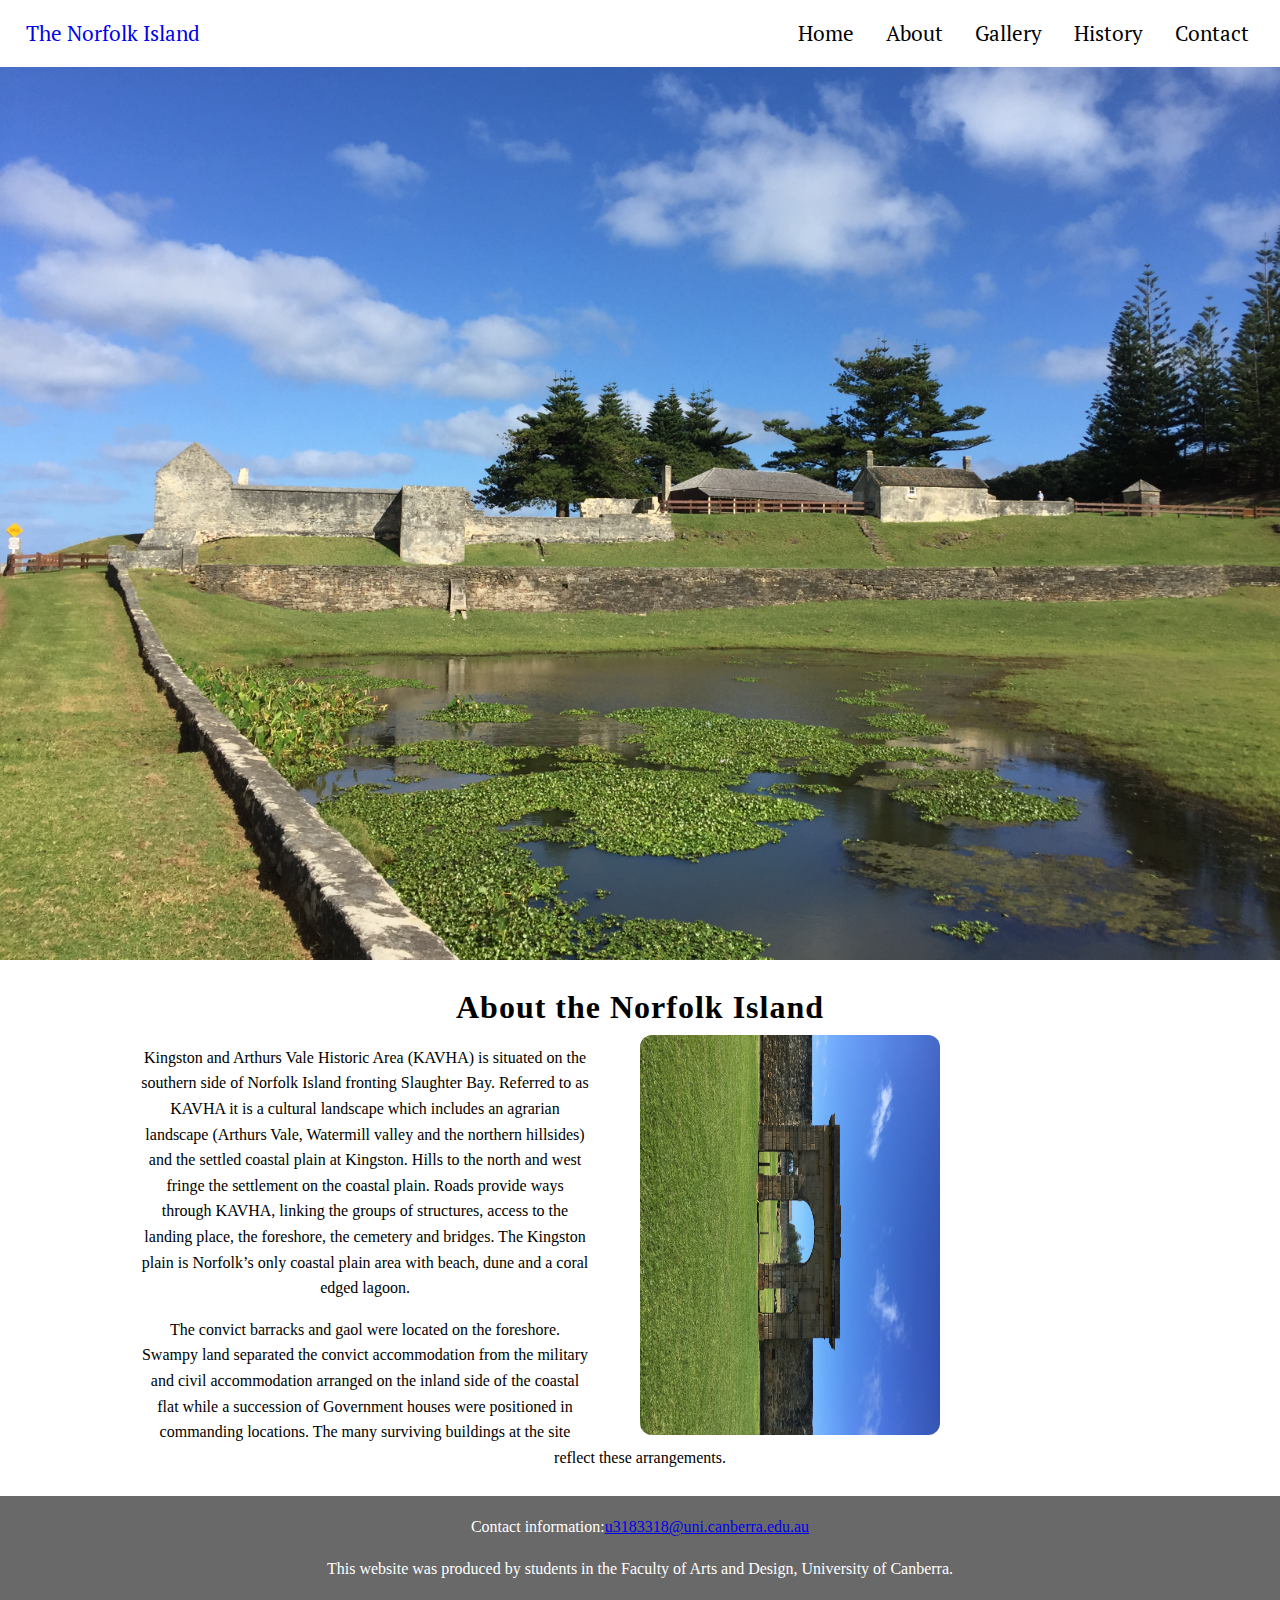
<file: site/about.html>
<!DOCTYPE html>

<html lang="en">

<head>
  <meta charset="utf-8"> 
  <meta name="creator" content="u3183318">
  <meta name="title" content="norfolk">
    
  <title>Home</title> 
  <link href="assets/css/style.css" rel="stylesheet" type="text/css">
  
  <link href="assets/css/reset.css" rel="stylesheet" >
  
</head>

<body>
  
    <!--Menubar-->
    <div class="menubar">
    <link href="https://fonts.googleapis.com/css?family=PT+Serif:400,700&display=swap" rel="stylesheet">
        <!--Leftside-->
        <div class="top-bar"><a href="index.html" class="top-bar-item top button">The Norfolk Island</a>
            
           <!--Right-sided navbar links-->
             <div class="top-right">
              <a href="index.html" class="top-bar-item top-button top-text">Home</a>
              <a href="about.html" class="top-bar-item top-button top-text">About</a>
              <a href="gallery.html" class="top-bar-item top-button top-text">Gallery</a>
              <a href="history.html" class="top-bar-item top-button top-text">History</a>
              <a href="contact.html" class="top-bar-item top-button top-text">Contact</a>
            
        

             </div>
        </div>
     </div>
    
    <!--Background image-->
    <div class="coverimg">
    <div class="banner">
			<img class="banner-image" src="assets/images/norfolk-island-16.jpg" alt="16">
        </div>
    </div>
    
    
    <main>
        
      <!--All the visible content goes here-->
      <section>
          <div class="container">
          <div class="text-center">
        <h1>About the Norfolk Island</h1>
               <p><img class="aboutimg" src="assets/images/norfolk-island-23.jpg"alt="23"> 
        
              Kingston and Arthurs Vale Historic Area (KAVHA) is situated on the southern side of Norfolk Island fronting Slaughter Bay. Referred to as KAVHA it is a cultural landscape which includes an agrarian landscape (Arthurs Vale, Watermill valley and the northern hillsides) and the settled coastal plain at Kingston. Hills to the north and west fringe the settlement on the coastal plain. Roads provide ways through KAVHA, linking the groups of structures, access to the landing place, the foreshore, the cemetery and bridges. The Kingston plain is Norfolk’s only coastal plain area with beach, dune and a coral edged lagoon. 
              </p>
              <p>The convict barracks and gaol were located on the foreshore. Swampy land separated the convict accommodation from the military and civil accommodation arranged on the inland side of the coastal flat while a succession of Government houses were positioned in commanding locations. The many surviving buildings at the site reflect these arrangements. </p>
              </div>
          </div>
              </section>
           <!--Footer-->
    <footer class="footer">
       <p>Contact information:<a href="u3183318@uni.canberra.edu.au">u3183318@uni.canberra.edu.au</a></p>
        <p>This website was produced by students in the Faculty of Arts and Design, University of Canberra.</p>
    
    
    </footer>

    </main>
    </body>
</html>
</file>
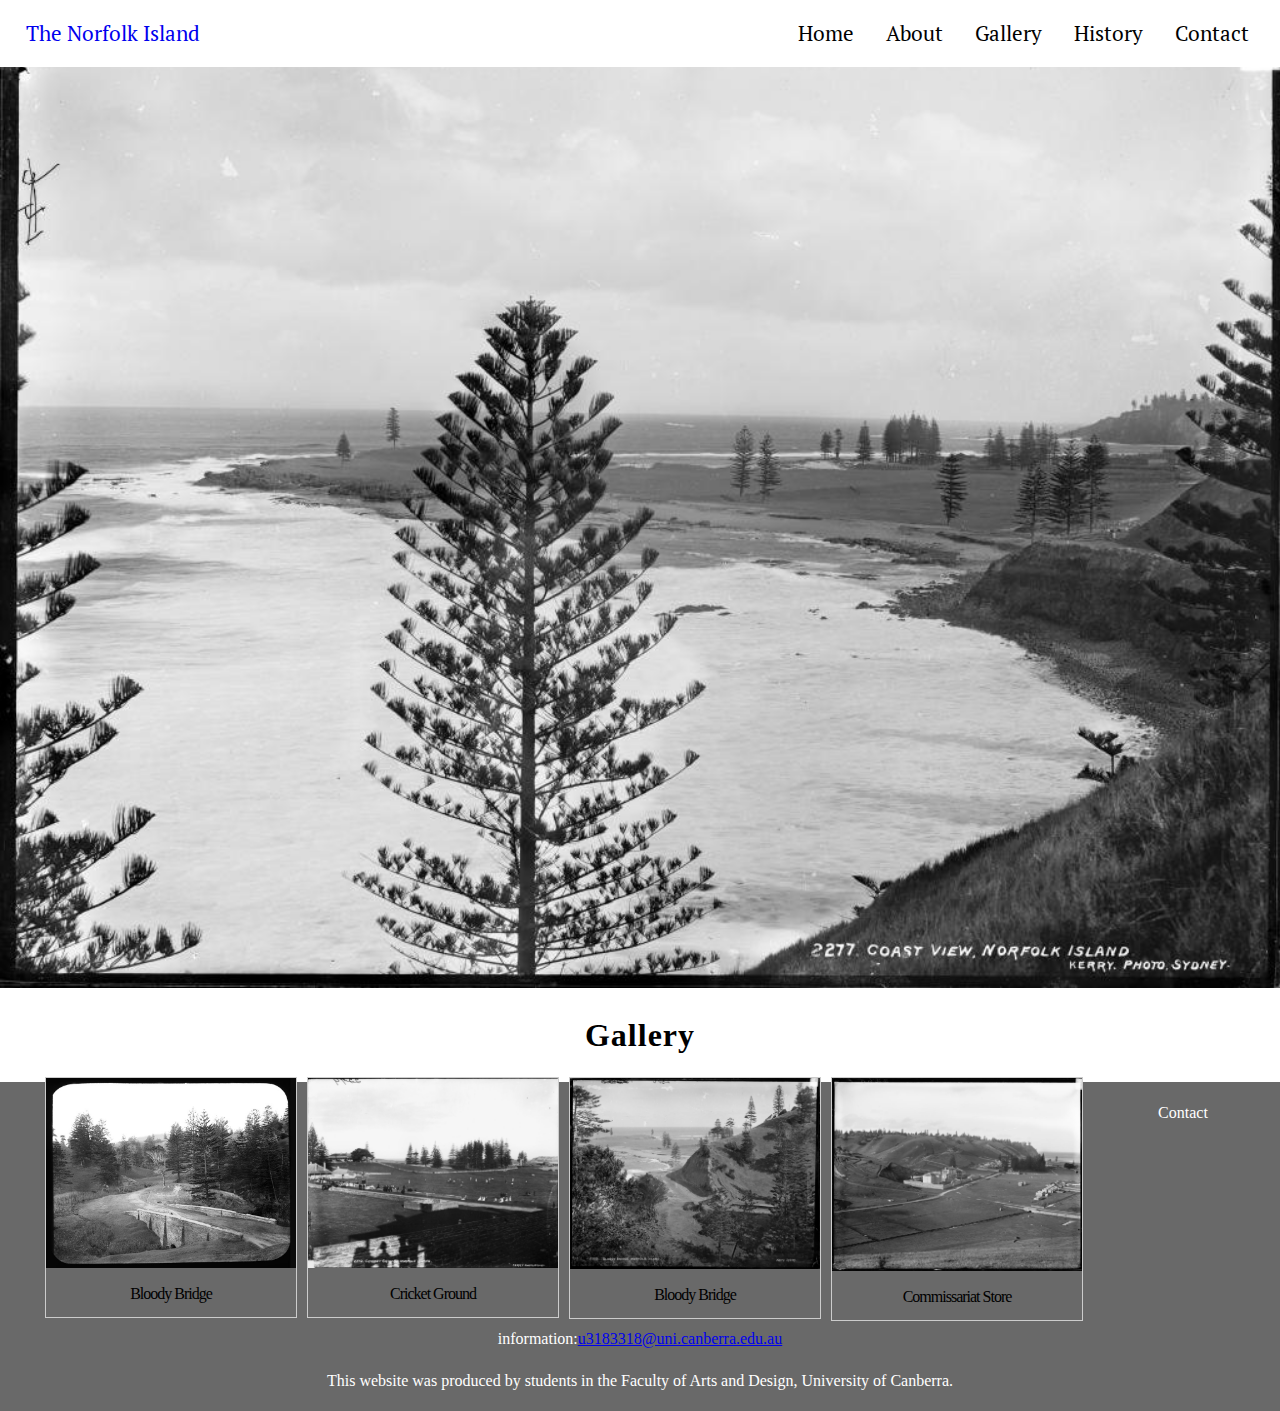
<file: site/gallery.html>
<!DOCTYPE html>

<html lang="en">

<head>
  <meta charset="utf-8"> 
  <meta name="creator" content="u3183318">
  <meta name="title" content="norfolk">
    
  <title>Home</title> 
  <link href="assets/css/style.css" rel="stylesheet" type="text/css">
  
  <link href="assets/css/reset.css" rel="stylesheet" >
  
</head>

<body>
  
    <!--Menubar-->
    <div class="menubar">
    <link href="https://fonts.googleapis.com/css?family=PT+Serif:400,700&display=swap" rel="stylesheet">
        <!--Leftside-->
        <div class="top-bar"><a href="index.html" class="top-bar-item top button">The Norfolk Island</a>
            
           <!--Right-sided navbar links-->
             <div class="top-right">
              <a href="index.html" class="top-bar-item top-button top-text">Home</a>
              <a href="about.html" class="top-bar-item top-button top-text">About</a>
              <a href="gallery.html" class="top-bar-item top-button top-text">Gallery</a>
              <a href="history.html" class="top-bar-item top-button top-text">History</a>
              <a href="contact.html" class="top-bar-item top-button top-text">Contact</a>
            
        

             </div>
        </div>
     </div>
    
    <!--Background image-->
    <div class="coverimg">
    <div class="banner">
			<img class="banner-image" src="assets/images/norfolk-island-7.jpg" alt="7">
        
        <main>
      <!--All the visible content goes here-->
    <section>
        <div class="container4">
        <div class="newfont">
        <h1>Gallery</h1>
            <div class="gallery">
  <a target="_blank" href="assets/images/norfolk-island-2.jpg">
    <img class="gal2"src="assets/images/norfolk-island-2.jpg" alt="Cinque Terre">
  </a>
  <div class="galdesc">Bloody Bridge</div>
</div>

<div class="gallery">
  <a target="_blank" href="assets/images/norfolk-island-3.jpg">
    <img class="gal3"src="assets/images/norfolk-island-3.jpg" alt="Forest">
  </a>
  <div class="galdesc">Cricket Ground</div>
</div>

<div class="gallery">
  <a target="_blank" href="assets/images/norfolk-island-8.jpg">
    <img class="gal8"src="assets/images/norfolk-island-8.jpg" alt="Northern Lights">
  </a>
  <div class="galdesc">Bloody Bridge</div>
</div>

<div class="gallery">
  <a target="_blank" href="assets/images/norfolk-island-10.jpg">
    <img class="gal20"src="assets/images/norfolk-island-10.jpg" alt="Mountains">
  </a>
  <div class="galdesc">Commissariat Store</div>
</div>    
            </div>
        </div>
            </section>
        
        </main>
        
        </div>
        </div>
    </body>
<!--Footer-->
  <footer class="footer">
        <p>Contact information:<a href="u3183318@uni.canberra.edu.au">u3183318@uni.canberra.edu.au</a></p>
        <p>This website was produced by students in the Faculty of Arts and Design, University of Canberra.</p>
    
    </footer>

    
</html>
</file>
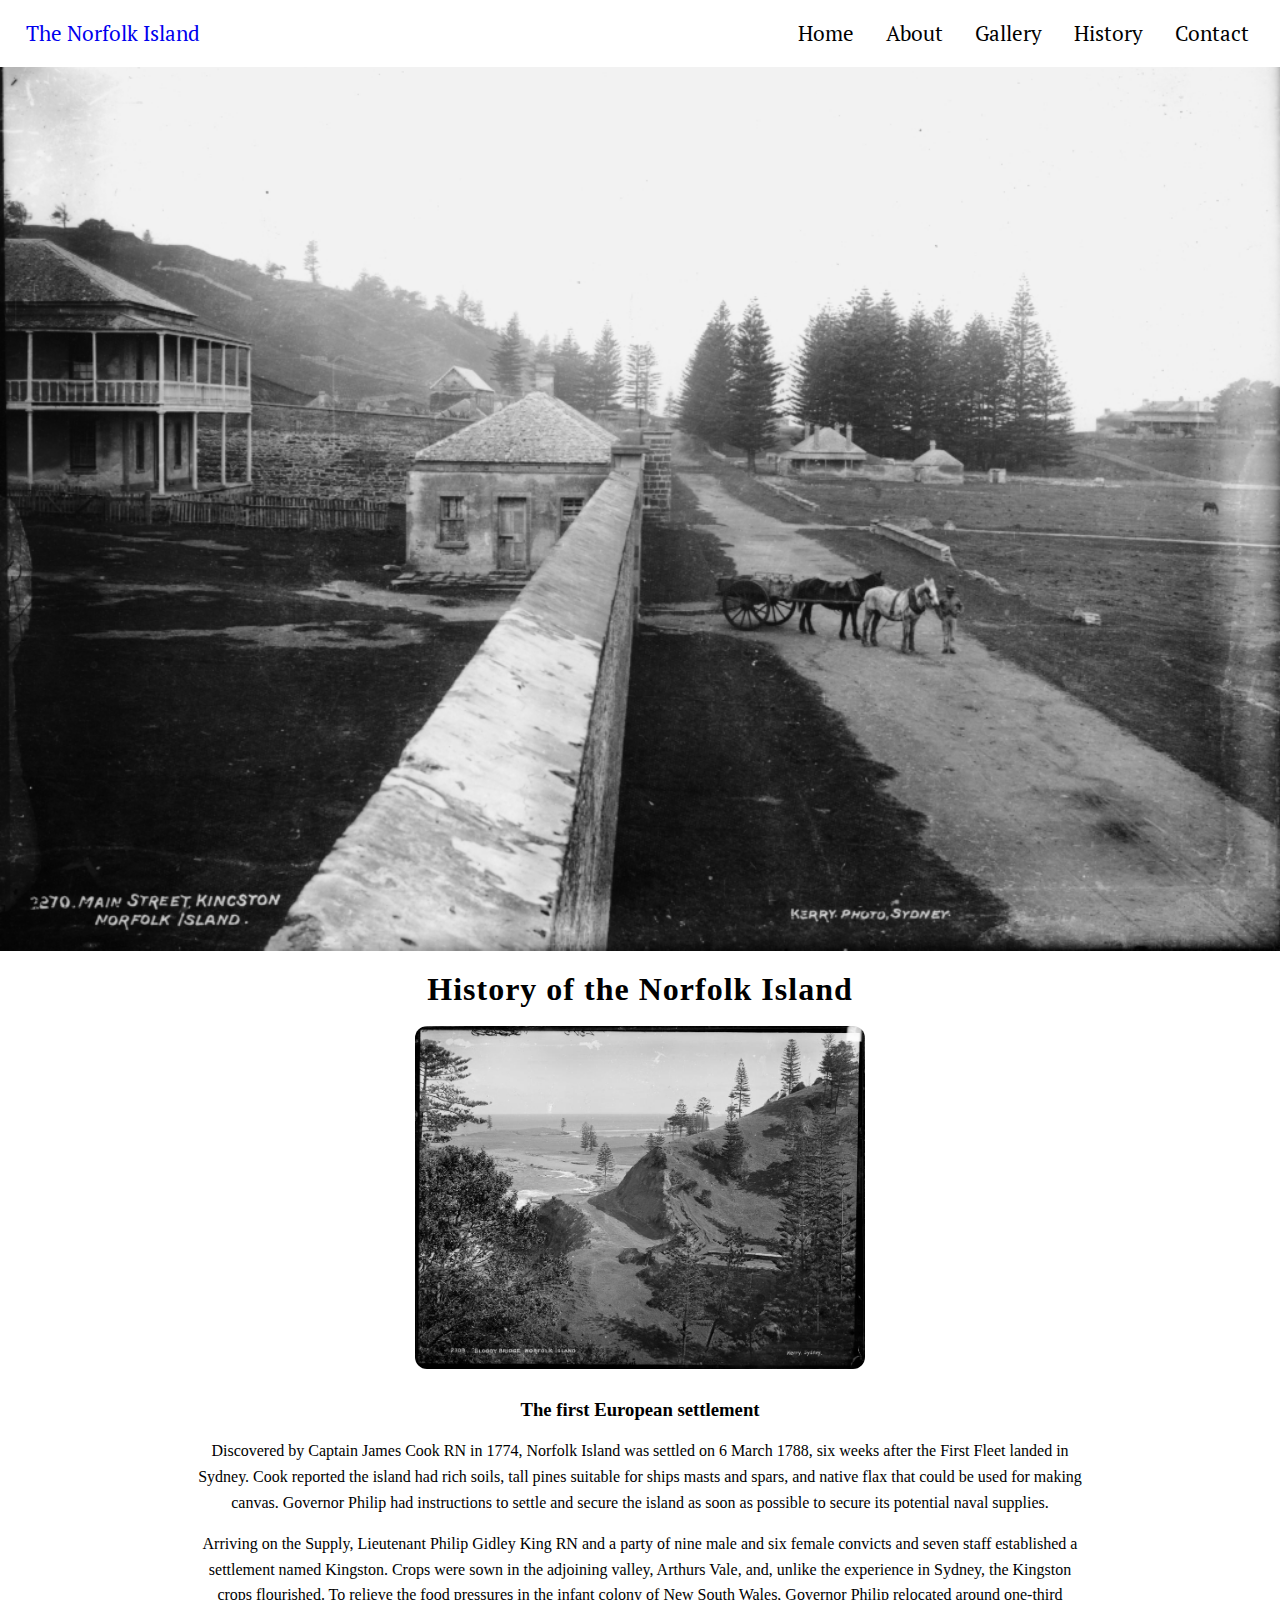
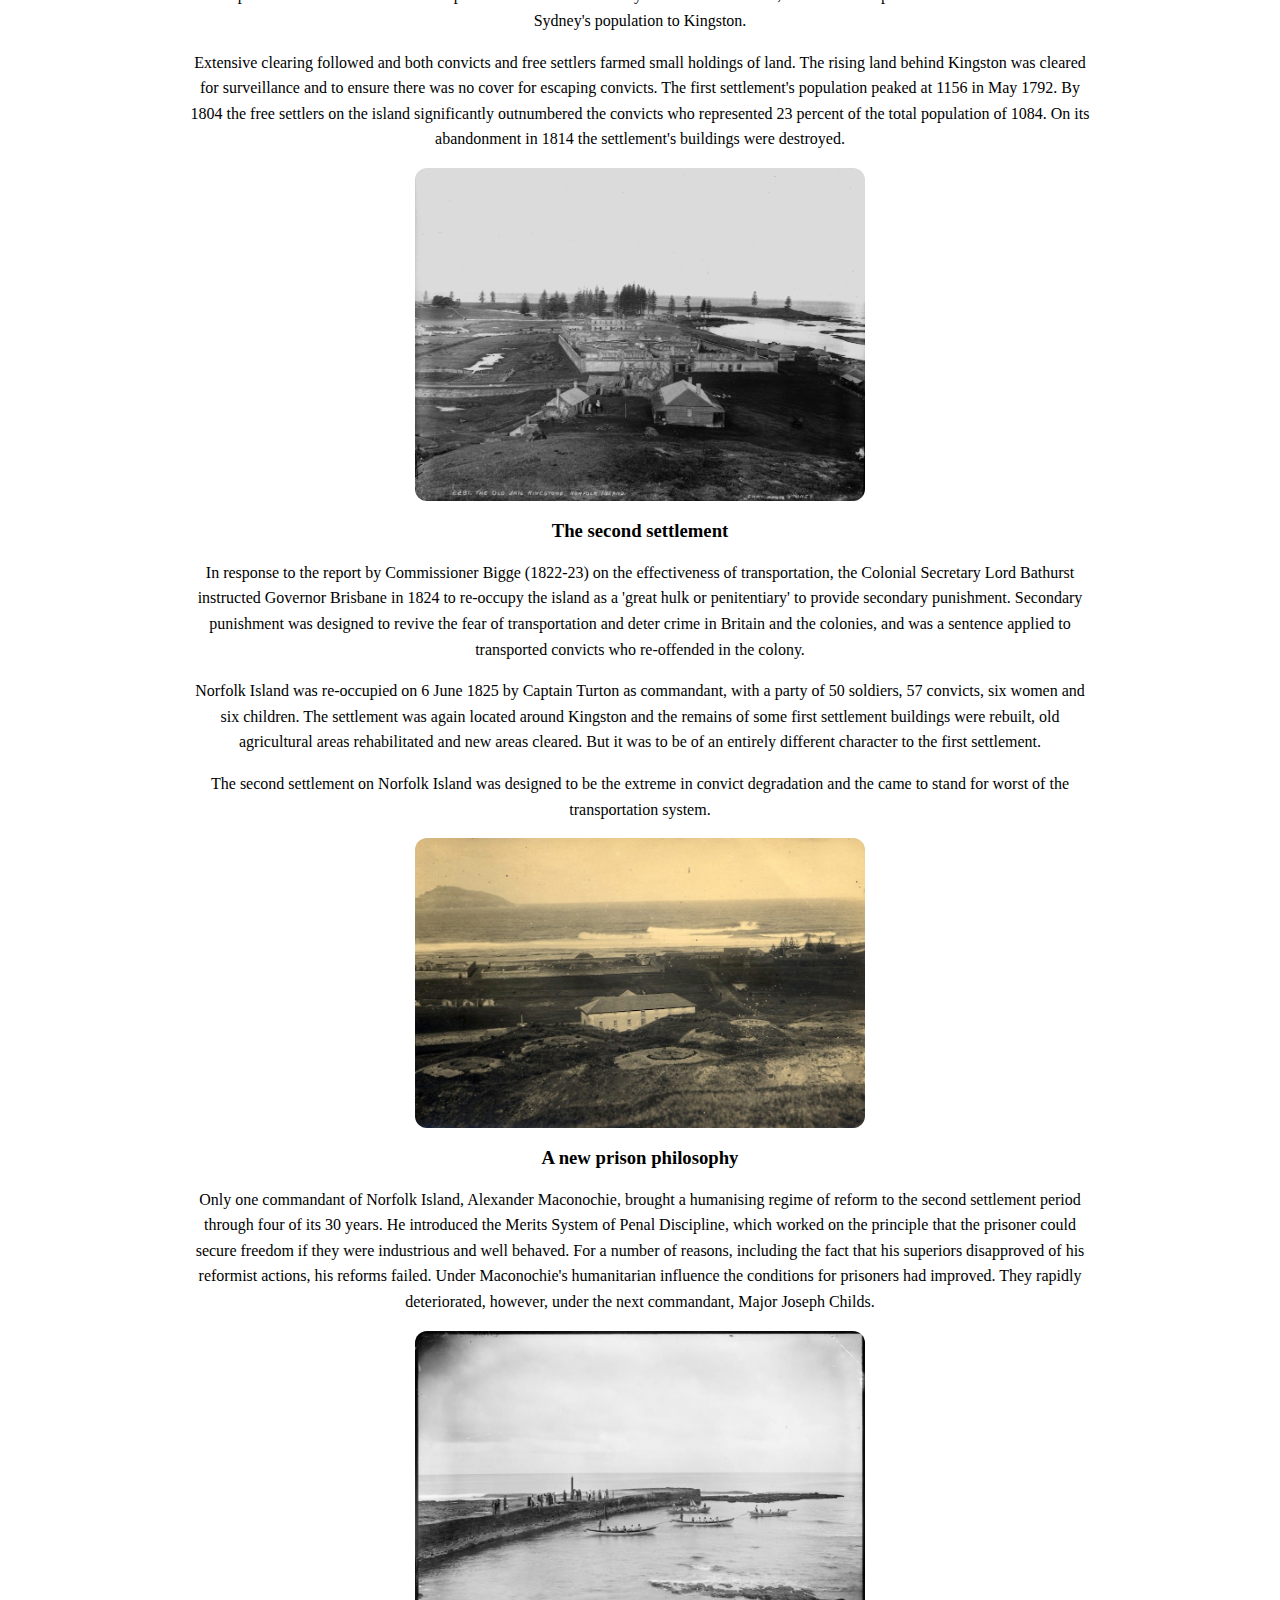
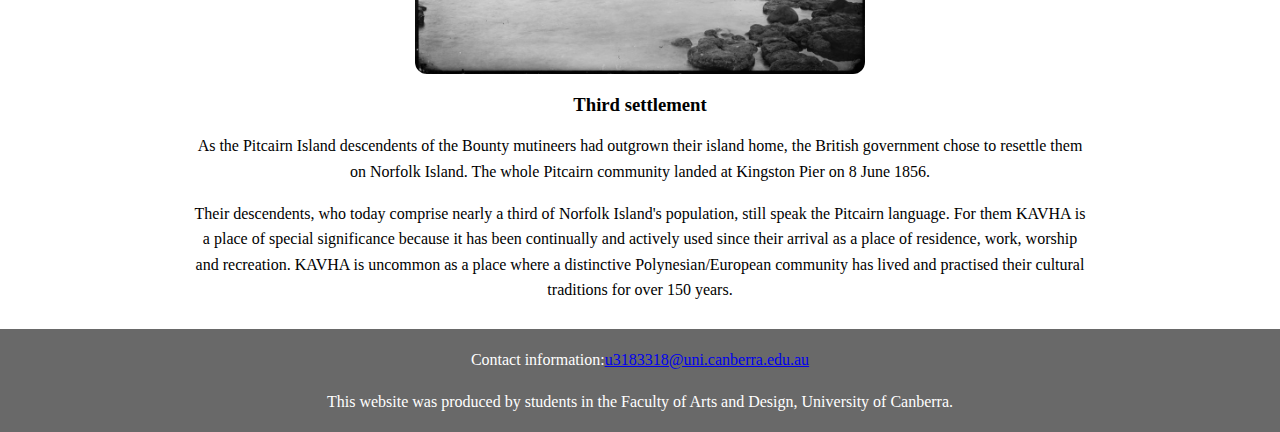
<file: site/history.html>
<!DOCTYPE html>

<html lang="en">

<head>
  <meta charset="utf-8"> 
  <meta name="creator" content="u3183318">
  <meta name="title" content="norfolk">
    
  <title>Home</title> 
  <link href="assets/css/style.css" rel="stylesheet" type="text/css">
  
  <link href="assets/css/reset.css" rel="stylesheet" >
  
</head>

<body>
  
    <!--Menubar-->
    <div class="menubar">
    <link href="https://fonts.googleapis.com/css?family=PT+Serif:400,700&display=swap" rel="stylesheet">
        <!--Leftside-->
        <div class="top-bar"><a href="index.html" class="top-bar-item top button">The Norfolk Island</a>
            
           <!--Right-sided navbar links-->
             <div class="top-right">
              <a href="index.html" class="top-bar-item top-button top-text">Home</a>
              <a href="about.html" class="top-bar-item top-button top-text">About</a>
              <a href="gallery.html" class="top-bar-item top-button top-text">Gallery</a>
              <a href="history.html" class="top-bar-item top-button top-text">History</a>
              <a href="contact.html" class="top-bar-item top-button top-text">Contact</a>
            
        

             </div>
        </div>
     </div>
    <!--Background image-->
    <div class="coverimg">
    <div class="banner">
			<img class="banner-image" src="assets/images/norfolk-island-4.jpg"alt="4">
        </div>
    </div>
    
    <main>
        
      <!--All the visible content goes here-->
      <section>
          <div class="text-center">
        <h1>History of the Norfolk Island</h1>
        
        <img class="history1"src="assets/images/norfolk-island-8.jpg"alt="8">
      <div class="container3">
      
       <h3>The first European settlement</h3>
       <p>Discovered by Captain James Cook RN in 1774, Norfolk Island was settled on 6 March 1788, six weeks after the First Fleet landed in Sydney. Cook reported the island had rich soils, tall pines suitable for ships masts and spars, and native flax that could be used for making canvas. Governor Philip had instructions to settle and secure the island as soon as possible to secure its potential naval supplies.

</p>
          
          <p>Arriving on the Supply, Lieutenant Philip Gidley King RN and a party of nine male and six female convicts and seven staff established a settlement named Kingston. Crops were sown in the adjoining valley, Arthurs Vale, and, unlike the experience in Sydney, the Kingston crops flourished. To relieve the food pressures in the infant colony of New South Wales, Governor Philip relocated around one-third Sydney's population to Kingston.</p>
          <p>Extensive clearing followed and both convicts and free settlers farmed small holdings of land. The rising land behind Kingston was cleared for surveillance and to ensure there was no cover for escaping convicts. The first settlement's population peaked at 1156 in May 1792. By 1804 the free settlers on the island significantly outnumbered the convicts who represented 23 percent of the total population of 1084. On its abandonment in 1814 the settlement's buildings were destroyed.</p>
        
          
        
        
        
    
        <img class="history1"src="assets/images/norfolk-island-1.jpg"alt="1">
        <h3>The second settlement</h3>
        <p>In response to the report by Commissioner Bigge (1822-23) on the effectiveness of transportation, the Colonial Secretary Lord Bathurst instructed Governor Brisbane in 1824 to re-occupy the island as a 'great hulk or penitentiary' to provide secondary punishment. Secondary punishment was designed to revive the fear of transportation and deter crime in Britain and the colonies, and was a sentence applied to transported convicts who re-offended in the colony.</p>
        <p>Norfolk Island was re-occupied on 6 June 1825 by Captain Turton as commandant, with a party of 50 soldiers, 57 convicts, six women and six children. The settlement was again located around Kingston and the remains of some first settlement buildings were rebuilt, old agricultural areas rehabilitated and new areas cleared. But it was to be of an entirely different character to the first settlement.</p>
        <p>The second settlement on Norfolk Island was designed to be the extreme in convict degradation and the came to stand for worst of the transportation system.</p>
    
        
        
            <img class="history1" src="assets/images/norfolk-island-12.jpg"alt="12">
            <h3>A new prison philosophy</h3>
            <p>Only one commandant of Norfolk Island, Alexander Maconochie, brought a humanising regime of reform to the second settlement period through four of its 30 years. He introduced the Merits System of Penal Discipline, which worked on the principle that the prisoner could secure freedom if they were industrious and well behaved. For a number of reasons, including the fact that his superiors disapproved of his reformist actions, his reforms failed. Under Maconochie's humanitarian influence the conditions for prisoners had improved. They rapidly deteriorated, however, under the next commandant, Major Joseph Childs.</p>
        
          
        
        <img class="history1"src="assets/images/norfolk-island-6.jpg"alt="6">
        <h3>Third settlement</h3>
        <p>As the Pitcairn Island descendents of the Bounty mutineers had outgrown their island home, the British government chose to resettle them on Norfolk Island. The whole Pitcairn community landed at Kingston Pier on 8 June 1856.</p>
        <p>Their descendents, who today comprise nearly a third of Norfolk Island's population, still speak the Pitcairn language. For them KAVHA is a place of special significance because it has been continually and actively used since their arrival as a place of residence, work, worship and recreation. KAVHA is uncommon as a place where a distinctive Polynesian/European community has lived and practised their cultural traditions for over 150 years.</p>
          </div>
              </div>
        </section>
        
    </main>
    </body>
    
    <!--Footer-->
    <footer class="footer">
      <p>Contact information:<a href="u3183318@uni.canberra.edu.au">u3183318@uni.canberra.edu.au</a></p>
        <p>This website was produced by students in the Faculty of Arts and Design, University of Canberra.</p>
    
    </footer>






</html>
</file>
<file: site/assets/css/style.css>
/* CSS file */

/*This is a CSS rule: a selector followed by curly brackets*/


/*Style for body*/
body {
    font-family: "Times New Roman", Georgia, Serif;
    margin: 0;
    padding: 0;
    overflow-x:hidden;
    background-color:white;
    
}
p{
    line-height: 1.6;
}
h1 {
    font-family: 'Roboto Slab', serif;
    letter-spacing: 1px;
}
h2,h3{
    font-family: "Playfair Display";
}
.newfont{
    font-family: 'Roboto Slab', serif;
    text-align: center;
    letter-spacing: -1px;
}
.newfont1{
    font-family: 'Slabo 27px', serif;
    font-size:18px; 
    text-align: center;
}
.newfont2{
    font-family: "helvetica";
    font-style: oblique;
    text-align: center;
}

/*Footer*/
.footer{
    background-color:#696969;
    text-align: center;
    color:white;
    margin-bottom: 0;
    padding: 2px;
    
}

/*header and navigation*/
.menubar{ 
    top:0;
    padding:15px 10px;
    position:fixed;
    z-index:1;
    width:100%;
    background-color: #fff;
    color: #000;
    font-family: 'PT Serif', serif;

    font-size: 21px; 
}
.top-bar{
    width:100%;
    overflow:hidden;
}
.top-right{
    float: right;
    padding-right: 25px; 
}
.top-bar-item{
        padding:8px 16px;
        float:left;
        width:auto;
        border:none;
        display:block;
        outline:0;
        text-decoration: none;
}
.top-button{
    white-space:normal;
    color:#000;
}

.top-text:hover{
    color:darkblue;
}


/*Content*/
.container{
    width:1000px;
    margin-top: 0;
    margin-bottom: 0;
    margin-left: auto;
    margin-right: auto;
    height: auto;
    padding-top: 10px;
    padding-bottom: 10px;
    padding-left: 25px;
    padding-right: 25px;
    background-color:white; 
}

.container2{
    width:1465px;
    margin-top: -10px;
    margin-bottom: 0;
    margin-left: auto;
    margin-right: auto;
    height: auto;
    padding-top: 10px;
    padding-bottom: 10px;
    padding-left: 25px;
    padding-right: 25px;
    background-color:#F0F8FF; 
    
}

     
.container3{
    width:900px;
    margin-top: 0;
    margin-bottom: 0;
    margin-left: auto;
    margin-right: auto;
    height: auto;
    padding-top: 10px;
    padding-bottom: 10px;
    padding-left: 25px;
    padding-right: 25px;
    background-color:white; 
}

.container4{
    width:1200px;
    margin-top: 0;
    margin-bottom: 0;
    margin-left: auto;
    margin-right: auto;
    height: auto;
    padding-top: 10px;
    padding-bottom: 10px;
    padding-left: 25px;
    padding-right: 25px;
    background-color:white; 
}

.text-center{
    text-align: center;
}
/*Divide page into 2 and 3 sections*/
.row{
    display: flex;
}
.col2{
    flex: 50%;
    padding: 25px;
}
.col3{
    flex: 33.33%;
    padding: 10px;
    height: 400px;
    
}
.col3 img{
    width: 300px;
    height: 300px;
    
    
}
.col3 h4{
    text-align: center;
}

/*Images setting for whole website*/
.bgimg{
    height: 50px;
    max-width: 100%;
}
.banner{
    width: 100%;
    display: block;
}

.banner-image{
    width:100%;
    display: block;
    
}
/*banner text setting*/

.centered {
  position: absolute;
  top: 21%;
  left: 50%;
  transform: translate(-50%, -50%);
  color: white;
  font-size: 45px;
  font-family: 'Permanent Marker', cursive;
}


.imgHis1{
    float: right;
    margin: 0px 0px 15px 20px;
}
#imgHis2{
    float: left;
    margin: 0px 20px 15px 0px;}
    
#imgbox1{
      transform: rotate(90deg);
      margin: 25px 75px 0px 100px;
}

#imgbox2{
    transform: rotate(90deg);
    margin: 25px 75px 0px 100px;
}
    
     
#imgbox3{
    margin-right: 75px;
    margin: 25px 100px 0px 75px;
}


/*button setting*/
/* Container needed to position the button. Adjust the width as needed */
.btnimg1 {
  position: relative;
  width: 50%;
}

/* Make the image responsive */
.btnimg1 {
  width: 100%;
  height: auto;
}

/* Style the button and place it in the middle of the container image */
.btnimg1 .btn {
  position: absolute;
  top: 80%;
  left: 50%;
  transform: translate(-50%, -50%);
  -ms-transform: translate(-50%, -50%);
  background-color: #555;
  color: white;
  font-size: 16px;
  padding: 12px 24px;
  border: none;
  cursor: pointer;
  border-radius: 5px;
}

.btnimg1 .btn:hover {
  background-color: black;
}

/*locationimages external from Home*/
.wall-image{
    transform: rotate(90deg);
    width:450px;
    height: 450px;
}

.office-image{
    transform: rotate(90deg);
    width:450px;
    height: 500px;
}

.store-image{
    height:500px;

}

/*History Image*/

.history1{
    border-radius: 12px;
    width: 450px;
    max-width: 100%;
    height:auto;
    }

/*About Image*/

.aboutimg{
    transform: rotate(90deg);
    width:400px;
    height:300px;
    margin-top: 40px;
    margin-bottom: 45px;
    margin-right:150px;
    float:right;
    border-radius: 12px;
}

/*Gallery*/

div.gallery {
  margin: 5px;
  border: 1px solid #ccc;
  float: left;
  width: 250px;
}

div.gallery:hover {
  border: 1px solid #777;
}

div.gallery img {
  width: 100%;
  width:600;
  height:400;
  height: auto;
}

div.galdesc {
  padding: 15px;
  text-align: center;
}

/*gal20*/
div.gallery2 {
  margin: 5px;
  border: 1px solid #ccc;
  float: left;
  width: 250px;
  
}

div.gallery2:hover {
  border: 1px solid #777;
}


div.gallery2 img {
  width: 100%;
  height: auto;
  object-fit: fill;
}
</file>
